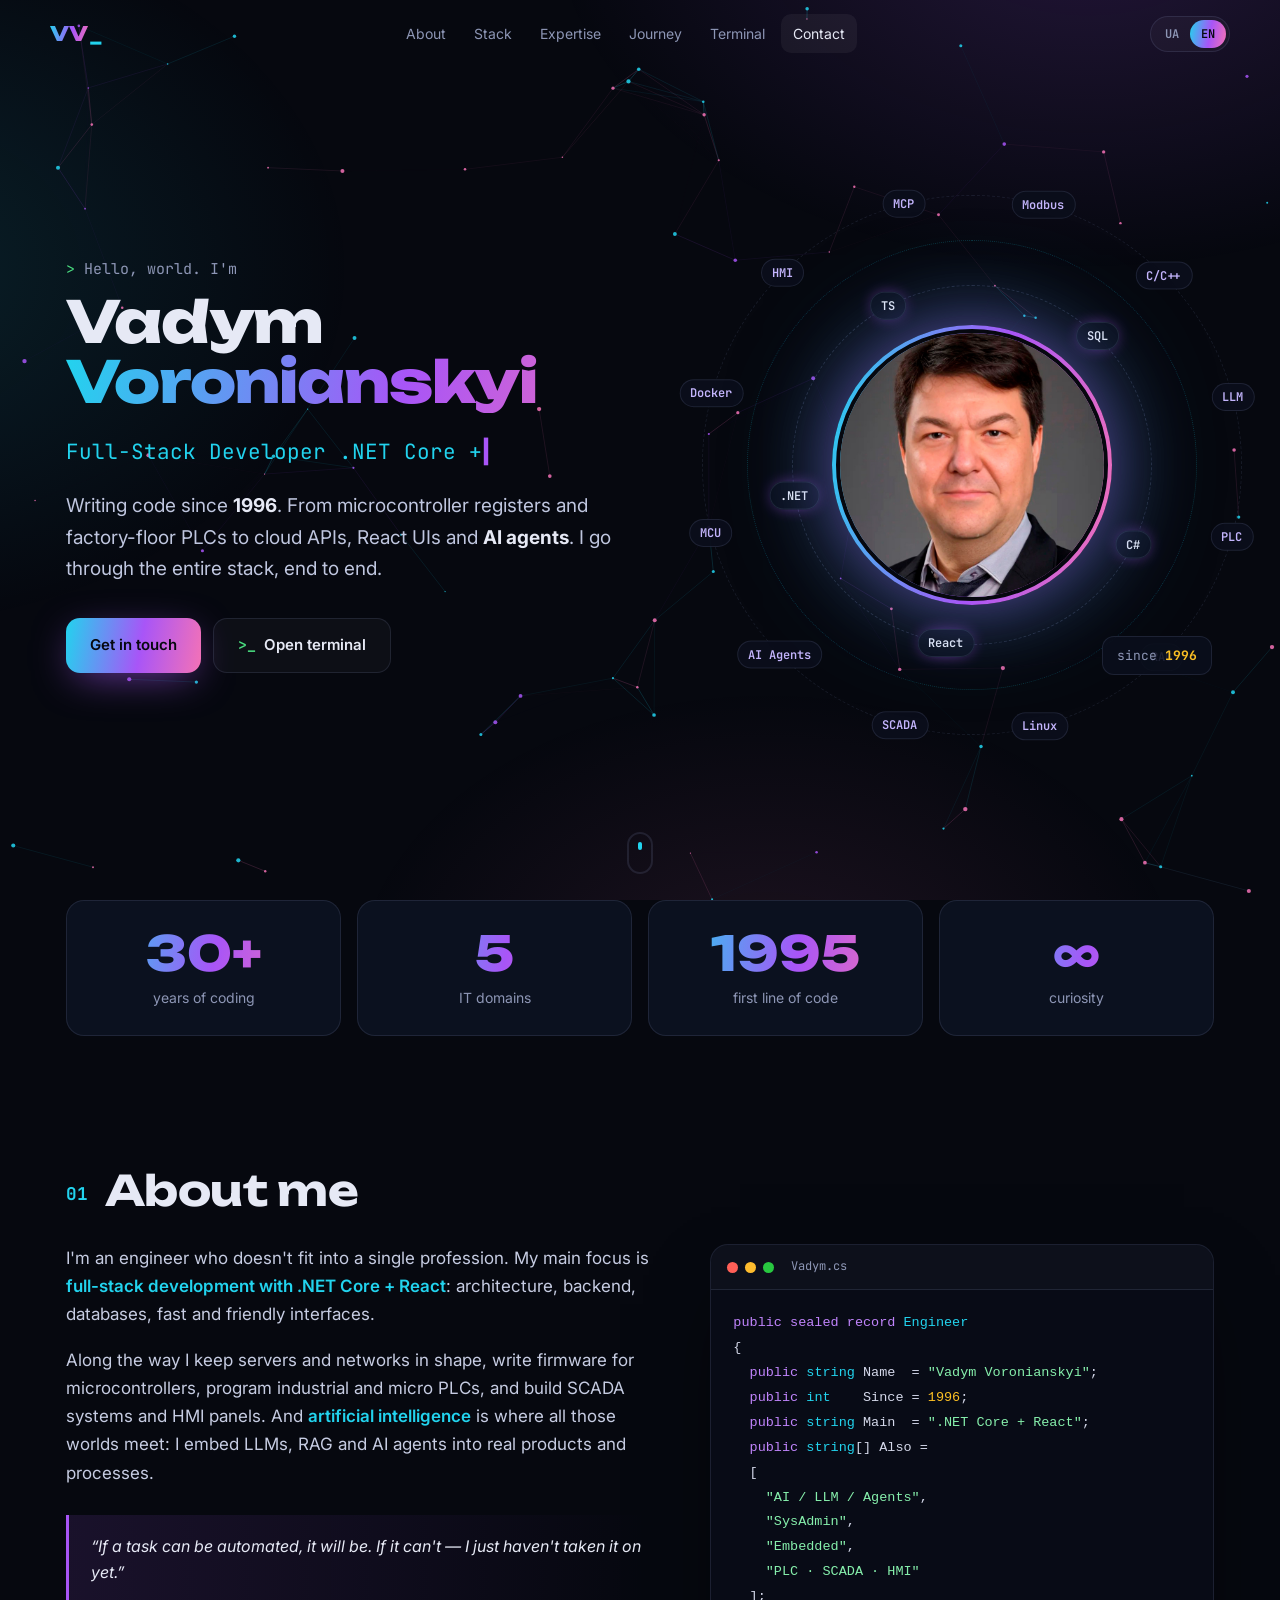
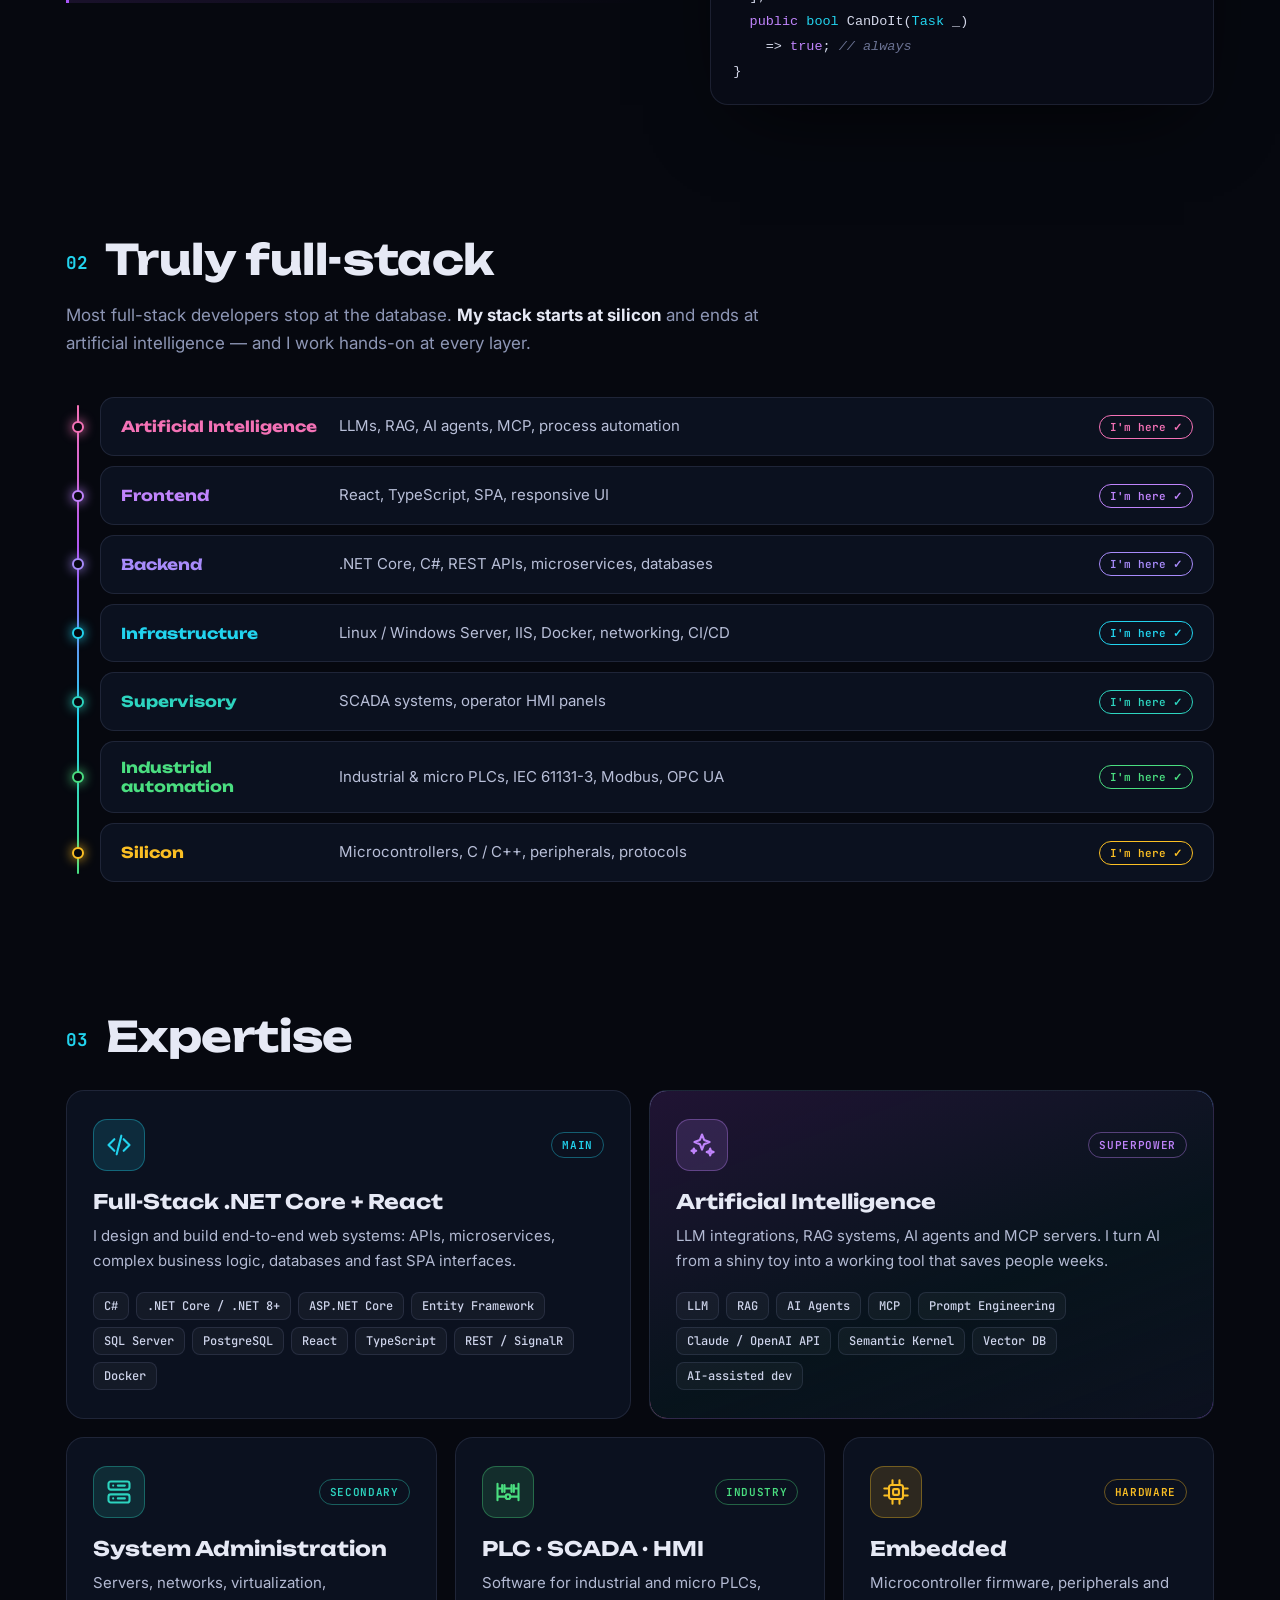
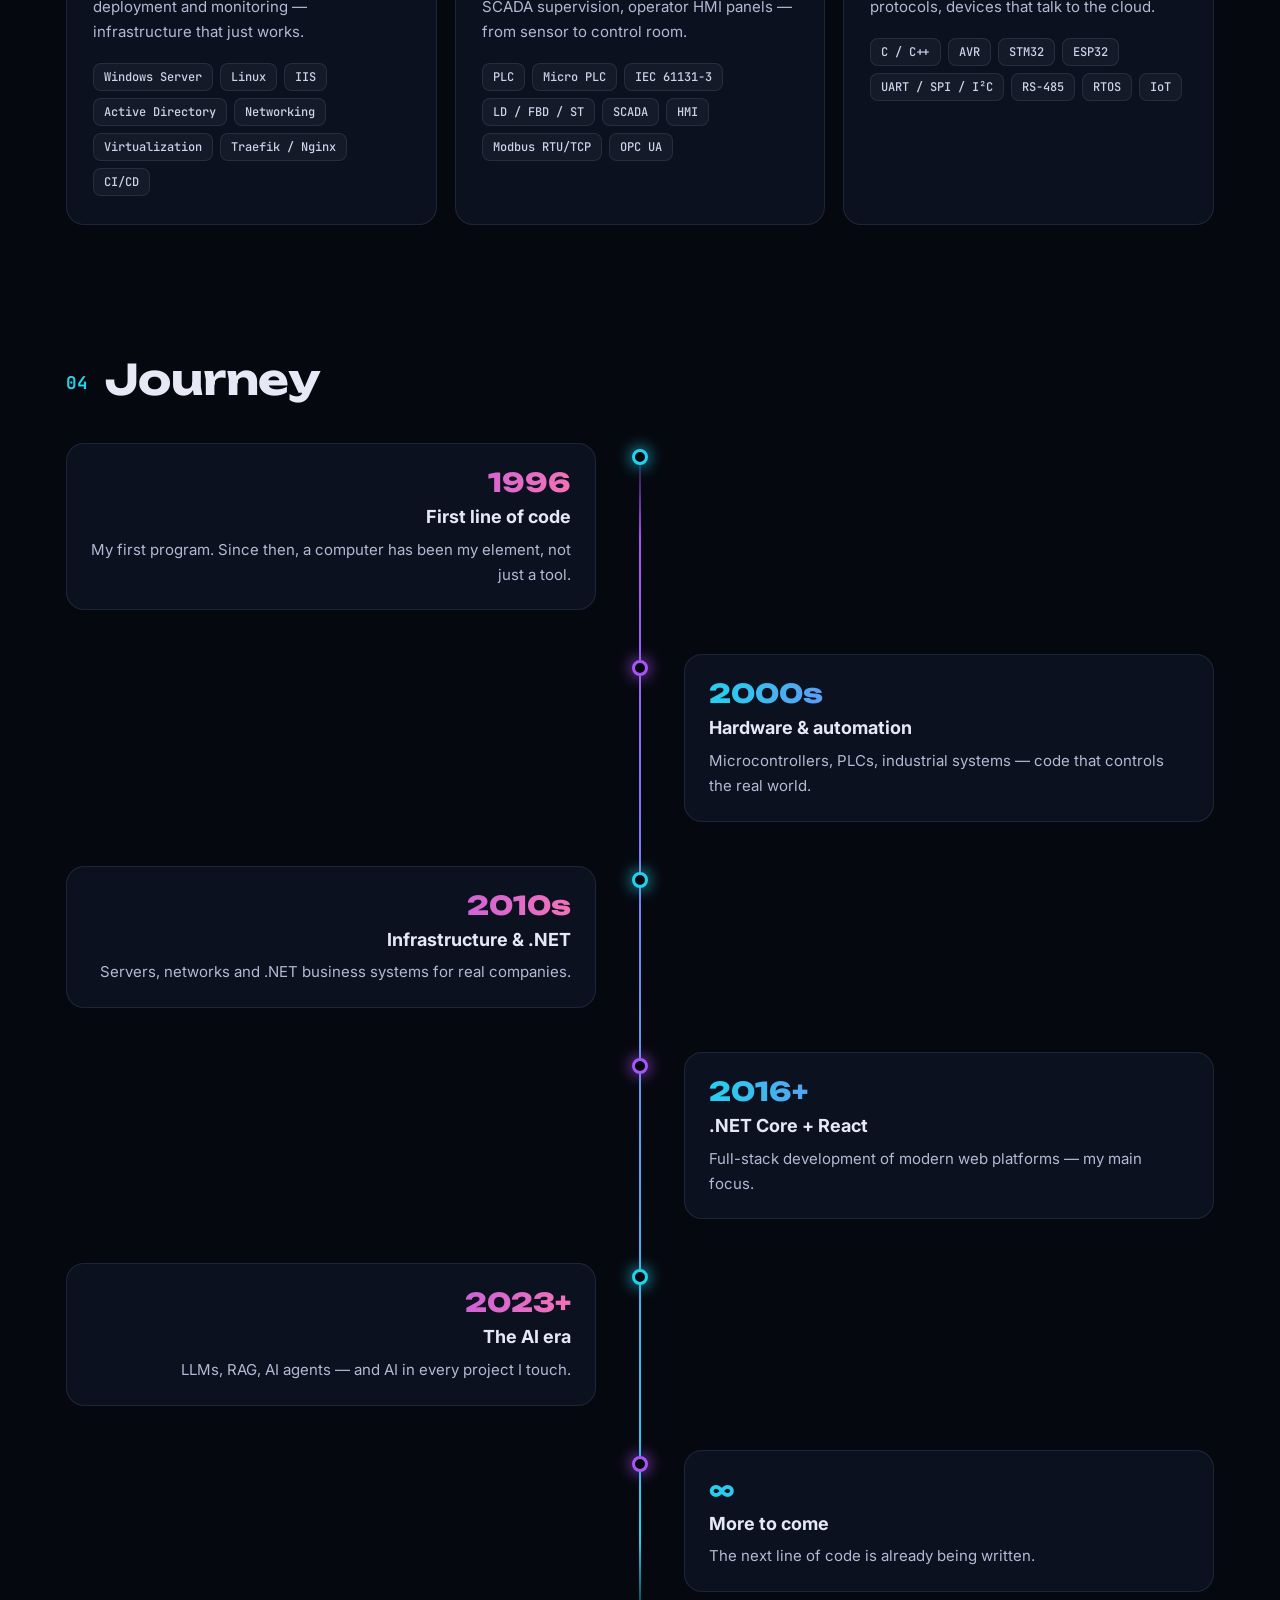
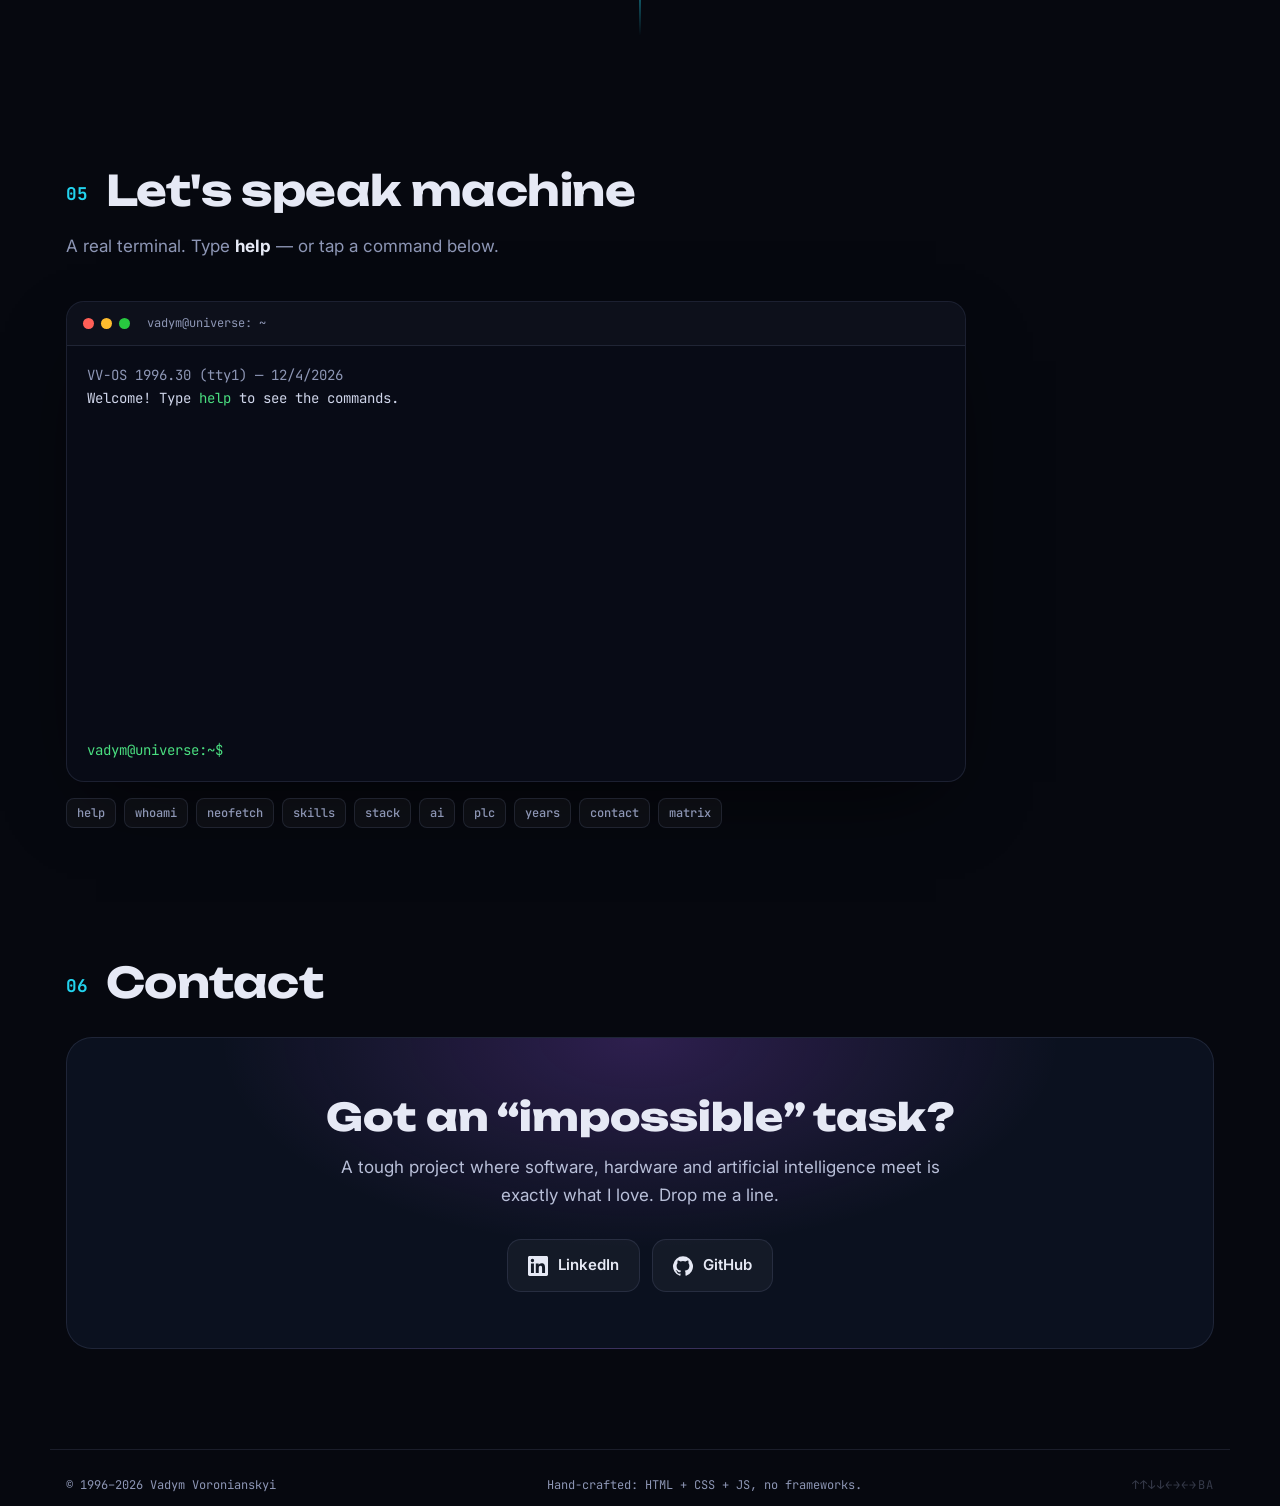
<file: index.html>
<!doctype html>
<!--
   __     __ __     __
   \ \   / / \ \   / /
    \ \ / /   \ \ / /
     \ V /     \ V /
      \_/       \_/

   Ну звісно. Я знав, що ти сюди полізеш 😏
   I knew you'd look in here.

   Справжні інженери починають саме з view-source — поважаю.
   В HTML нічого секретного немає. Але квест існує.
   Крок 1: відкрий консоль (F12 → Console).

   Real engineers start with view-source — respect.
   Nothing secret in the HTML. But the quest is real.
   Step 1: open the console (F12 → Console).
-->
<html lang="uk">
<head>
  <meta charset="utf-8">
  <meta name="viewport" content="width=device-width, initial-scale=1">
  <title>Vadym Voronianskyi — Full-Stack · AI · Embedded · PLC</title>
  <meta name="description" content="Vadym Voronianskyi — engineer since 1996. Full-Stack .NET Core + React, AI, system administration, embedded, industrial PLC, SCADA and HMI.">
  <meta name="theme-color" content="#06080f">
  <meta property="og:type" content="profile">
  <meta property="og:title" content="Vadym Voronianskyi — from silicon to AI">
  <meta property="og:description" content="Full-Stack .NET Core + React · AI · SysAdmin · Embedded · PLC / SCADA / HMI. Coding since 1996.">
  <meta property="og:image" content="vvv.jpg">
  <link rel="icon" href="data:image/svg+xml,%3Csvg xmlns='http://www.w3.org/2000/svg' viewBox='0 0 64 64'%3E%3Cdefs%3E%3ClinearGradient id='g' x1='0' y1='0' x2='1' y2='1'%3E%3Cstop offset='0' stop-color='%2322d3ee'/%3E%3Cstop offset='1' stop-color='%23a855f7'/%3E%3C/linearGradient%3E%3C/defs%3E%3Crect width='64' height='64' rx='14' fill='%2306080f'/%3E%3Cpath d='M10 16l10 32 10-32M34 16l10 32 10-32' fill='none' stroke='url(%23g)' stroke-width='6' stroke-linecap='round' stroke-linejoin='round'/%3E%3C/svg%3E">
  <link rel="preconnect" href="https://fonts.googleapis.com">
  <link rel="preconnect" href="https://fonts.gstatic.com" crossorigin>
  <link href="https://fonts.googleapis.com/css2?family=Inter:wght@400;500;600;700&family=JetBrains+Mono:wght@400;600&family=Unbounded:wght@500;700;800&display=swap" rel="stylesheet">
  <link rel="stylesheet" href="style.css">
</head>
<body>
  <canvas id="bg" aria-hidden="true"></canvas>
  <canvas id="matrix" aria-hidden="true"></canvas>

  <header class="nav" id="nav">
    <a class="logo" href="#top" aria-label="Home">
      <span class="logo-mark">VV</span><span class="logo-cursor">_</span>
    </a>
    <nav class="nav-links" id="navLinks">
      <a href="#about" data-i18n="nav.about">Про мене</a>
      <a href="#stack" data-i18n="nav.stack">Стек</a>
      <a href="#skills" data-i18n="nav.skills">Напрямки</a>
      <a href="#path" data-i18n="nav.path">Шлях</a>
      <a href="#terminal" data-i18n="nav.terminal">Термінал</a>
      <a href="#contact" data-i18n="nav.contact">Контакти</a>
    </nav>
    <div class="nav-right">
      <div class="lang" role="group" aria-label="Language">
        <button type="button" data-lang="uk">UA</button>
        <button type="button" data-lang="en">EN</button>
      </div>
      <button class="burger" id="burger" type="button" aria-label="Menu" aria-expanded="false"><span></span><span></span></button>
    </div>
  </header>

  <main id="top">
    <!-- HERO -->
    <section class="hero">
      <div class="hero-text">
        <p class="mono hello"><span class="prompt">&gt;</span> <span data-i18n="hero.hello">Привіт, світ. Я —</span></p>
        <h1 class="name">
          <span data-i18n="hero.first">Вадим</span>
          <span class="grad" data-i18n="hero.last">Воронянський</span>
        </h1>
        <p class="role mono"><span id="typed"></span><span class="caret">▍</span></p>
        <p class="tagline" data-i18n-html="hero.tagline"></p>
        <div class="cta">
          <a class="btn btn-primary" href="#contact" data-i18n="hero.cta1">Зв'язатися</a>
          <a class="btn btn-ghost" href="#terminal"><span class="mono">&gt;_</span> <span data-i18n="hero.cta2">Відкрити термінал</span></a>
        </div>
      </div>

      <div class="hero-visual" aria-hidden="true">
        <div class="orbit-wrap">
          <div class="orbit o1" data-r=".36" data-speed="9">
            <i data-a="0"><b>C#</b></i>
            <i data-a="72"><b>React</b></i>
            <i data-a="144"><b>.NET</b></i>
            <i data-a="216"><b>TS</b></i>
            <i data-a="288"><b>SQL</b></i>
          </div>
          <div class="orbit o2"></div>
          <div class="orbit o3" data-r=".54" data-speed="-5">
            <i data-a="0"><b>LLM</b></i>
            <i data-a="30"><b>PLC</b></i>
            <i data-a="60"><b>RAG</b></i>
            <i data-a="90"><b>Linux</b></i>
            <i data-a="120"><b>SCADA</b></i>
            <i data-a="150"><b>AI Agents</b></i>
            <i data-a="180"><b>MCU</b></i>
            <i data-a="210"><b>Docker</b></i>
            <i data-a="240"><b>HMI</b></i>
            <i data-a="270"><b>MCP</b></i>
            <i data-a="300"><b>Modbus</b></i>
            <i data-a="330"><b>C/C++</b></i>
          </div>
          <div class="photo">
            <img src="vvv.jpg" alt="" width="754" height="1090">
          </div>
          <div class="since mono">since <b>1996</b></div>
        </div>
      </div>

      <a class="scroll-hint" href="#stats" aria-label="Scroll"><span></span></a>
    </section>

    <!-- STATS -->
    <section class="stats" id="stats">
      <div class="stat reveal">
        <div class="stat-num"><span class="count" data-to="years">0</span>+</div>
        <div class="stat-label" data-i18n="stats.years">років у коді</div>
      </div>
      <div class="stat reveal">
        <div class="stat-num"><span class="count" data-to="5">0</span></div>
        <div class="stat-label" data-i18n="stats.domains">напрямків IT</div>
      </div>
      <div class="stat reveal">
        <div class="stat-num"><span class="count" data-to="1996" data-plain>0</span></div>
        <div class="stat-label" data-i18n="stats.first">перший рядок коду</div>
      </div>
      <div class="stat reveal">
        <div class="stat-num">∞</div>
        <div class="stat-label" data-i18n="stats.curiosity">цікавості</div>
      </div>
    </section>

    <!-- ABOUT -->
    <section class="section" id="about">
      <h2 class="section-title reveal"><span class="mono num">01</span> <span data-i18n="about.title">Про мене</span></h2>
      <div class="about-grid">
        <div class="about-text reveal">
          <p data-i18n-html="about.p1"></p>
          <p data-i18n-html="about.p2"></p>
          <blockquote class="quote" data-i18n="about.quote"></blockquote>
        </div>
        <div class="about-card reveal">
          <div class="code-card">
            <div class="code-head"><i></i><i></i><i></i><span class="mono">Vadym.cs</span></div>
<pre class="mono"><code><span class="k">public sealed record</span> <span class="t">Engineer</span>
{
  <span class="k">public</span> <span class="t">string</span> Name  = <span class="s">"Vadym Voronianskyi"</span>;
  <span class="k">public</span> <span class="t">int</span>    Since = <span class="n">1996</span>;
  <span class="k">public</span> <span class="t">string</span> Main  = <span class="s">".NET Core + React"</span>;
  <span class="k">public</span> <span class="t">string</span>[] Also =
  [
    <span class="s">"AI / LLM / Agents"</span>,
    <span class="s">"SysAdmin"</span>,
    <span class="s">"Embedded"</span>,
    <span class="s">"PLC · SCADA · HMI"</span>
  ];
  <span class="k">public</span> <span class="t">bool</span> CanDoIt(<span class="t">Task</span> _)
    =&gt; <span class="k">true</span>; <span class="c">// always</span>
}</code></pre>
          </div>
        </div>
      </div>
    </section>

    <!-- STACK: silicon to AI -->
    <section class="section" id="stack">
      <h2 class="section-title reveal"><span class="mono num">02</span> <span data-i18n="stack.title">Справжній full-stack</span></h2>
      <p class="section-lead reveal" data-i18n-html="stack.lead"></p>
      <div class="layers" id="layers"></div>
    </section>

    <!-- SKILLS -->
    <section class="section" id="skills">
      <h2 class="section-title reveal"><span class="mono num">03</span> <span data-i18n="skills.title">Напрямки</span></h2>
      <div class="cards" id="cards"></div>
    </section>

    <!-- PATH -->
    <section class="section" id="path">
      <h2 class="section-title reveal"><span class="mono num">04</span> <span data-i18n="path.title">Шлях</span></h2>
      <ol class="timeline" id="timeline"></ol>
    </section>

    <!-- TERMINAL -->
    <section class="section" id="terminal">
      <h2 class="section-title reveal"><span class="mono num">05</span> <span data-i18n="term.title">Поговоримо мовою машин</span></h2>
      <p class="section-lead reveal" data-i18n-html="term.lead"></p>
      <div class="term reveal" id="term">
        <div class="code-head"><i></i><i></i><i></i><span class="mono">vadym@universe: ~</span></div>
        <div class="term-body mono" id="termBody" aria-live="polite"></div>
        <form class="term-input mono" id="termForm" autocomplete="off">
          <label for="termIn" class="term-prompt">vadym@universe:~$</label>
          <input id="termIn" type="text" spellcheck="false" autocapitalize="off" aria-label="Terminal command">
        </form>
      </div>
    </section>

    <!-- CONTACT -->
    <section class="section contact" id="contact">
      <h2 class="section-title reveal"><span class="mono num">06</span> <span data-i18n="contact.title">Контакти</span></h2>
      <div class="contact-box reveal">
        <h3 class="contact-head" data-i18n="contact.head">Маєте неможливу задачу?</h3>
        <p data-i18n="contact.text"></p>
        <div class="contact-links" id="contactLinks"></div>
      </div>
    </section>
  </main>

  <footer class="footer mono">
    <span>© 1996–<span id="year">2026</span> Vadym Voronianskyi</span>
    <span data-i18n="footer.made">Зроблено вручну: HTML + CSS + JS, без фреймворків.</span>
    <span class="hint" data-i18n="footer.hint">↑↑↓↓←→←→BA</span>
  </footer>

  <script src="script.js"></script>
</body>
</html>
</file>
<file: style.css>
:root {
  --bg: #06080f;
  --bg2: #0b0f1c;
  --panel: rgba(15, 21, 38, .72);
  --line: rgba(148, 163, 214, .14);
  --text: #e6e9f5;
  --muted: #8d96b5;
  --cyan: #22d3ee;
  --violet: #a855f7;
  --pink: #f472b6;
  --green: #4ade80;
  --amber: #fbbf24;
  --grad: linear-gradient(100deg, var(--cyan), var(--violet) 55%, var(--pink));
  --radius: 18px;
  --maxw: 1180px;
  --font: "Inter", system-ui, -apple-system, "Segoe UI", Roboto, sans-serif;
  --display: "Unbounded", var(--font);
  --mono: "JetBrains Mono", ui-monospace, "Cascadia Code", Consolas, monospace;
  color-scheme: dark;
}

*, *::before, *::after { box-sizing: border-box; }
html { scroll-behavior: smooth; scroll-padding-top: 80px; }
body {
  margin: 0;
  background: var(--bg);
  color: var(--text);
  font: 16px/1.65 var(--font);
  overflow-x: clip;
  -webkit-font-smoothing: antialiased;
}
body::before {
  content: "";
  position: fixed; inset: 0; z-index: -2; pointer-events: none;
  background:
    radial-gradient(900px 600px at 85% -10%, rgba(168, 85, 247, .18), transparent 60%),
    radial-gradient(800px 600px at -10% 30%, rgba(34, 211, 238, .12), transparent 60%),
    radial-gradient(700px 500px at 60% 110%, rgba(244, 114, 182, .10), transparent 60%);
}
a { color: inherit; text-decoration: none; }
img { max-width: 100%; display: block; }
.mono { font-family: var(--mono); }
.grad { background: var(--grad); -webkit-background-clip: text; background-clip: text; color: transparent; }
::selection { background: rgba(168, 85, 247, .45); }

#bg, #matrix { position: fixed; inset: 0; width: 100%; height: 100%; pointer-events: none; }
#bg { z-index: -1; }
#matrix { z-index: 100; opacity: 0; transition: opacity .6s; }
#matrix.on { opacity: .92; }

/* ---------- NAV ---------- */
.nav {
  position: fixed; top: 0; left: 0; right: 0; z-index: 50;
  display: flex; align-items: center; justify-content: space-between; gap: 16px;
  padding: 14px max(16px, calc((100% - var(--maxw)) / 2));
  transition: background .3s, border-color .3s;
  border-bottom: 1px solid transparent;
}
.nav.scrolled { background: rgba(6, 8, 15, .78); backdrop-filter: blur(14px); -webkit-backdrop-filter: blur(14px); border-color: var(--line); }
.logo { font: 800 20px var(--display); letter-spacing: .02em; display: flex; align-items: baseline; }
.logo-mark { background: var(--grad); -webkit-background-clip: text; background-clip: text; color: transparent; }
.logo-cursor { color: var(--cyan); animation: blink 1s steps(1) infinite; margin-left: 2px; }
.nav-links { display: flex; gap: 4px; }
.nav-links a { padding: 8px 12px; border-radius: 10px; font-size: 14px; color: var(--muted); transition: color .2s, background .2s; }
.nav-links a:hover, .nav-links a.active { color: var(--text); background: rgba(255, 255, 255, .05); }
.nav-right { display: flex; align-items: center; gap: 10px; }
.lang { display: flex; padding: 3px; border: 1px solid var(--line); border-radius: 999px; background: rgba(255, 255, 255, .03); }
.lang button {
  font: 600 12px var(--mono); color: var(--muted); background: none; border: 0; cursor: pointer;
  padding: 6px 11px; border-radius: 999px; transition: .2s;
}
.lang button.on { color: #06080f; background: var(--grad); }
.burger { display: none; width: 40px; height: 40px; border: 1px solid var(--line); border-radius: 10px; background: none; cursor: pointer; position: relative; }
.burger span { position: absolute; left: 11px; right: 11px; height: 2px; background: var(--text); transition: .25s; }
.burger span:first-child { top: 15px; }
.burger span:last-child { top: 23px; }
.burger[aria-expanded="true"] span:first-child { top: 19px; transform: rotate(45deg); }
.burger[aria-expanded="true"] span:last-child { top: 19px; transform: rotate(-45deg); }

/* ---------- HERO ---------- */
.hero {
  min-height: 100vh; min-height: 100svh;
  max-width: var(--maxw); margin: 0 auto;
  padding: 110px 16px 80px;
  display: grid; grid-template-columns: minmax(0, 1.25fr) minmax(0, 1fr); align-items: center; gap: 40px;
  position: relative;
}
.hello { color: var(--muted); margin: 0 0 10px; font-size: 15px; }
.prompt { color: var(--green); }
.name {
  font: 800 clamp(30px, 4.5vw, 64px)/1.05 var(--display);
  letter-spacing: -.02em; margin: 0 0 22px;
}
.name span { display: block; }
.role { font-size: clamp(16px, 2vw, 21px); color: var(--cyan); min-height: 1.7em; margin: 0 0 20px; }
.caret { animation: blink 1s steps(1) infinite; color: var(--violet); margin-left: 2px; }
.tagline { font-size: clamp(16px, 1.6vw, 19px); color: #bfc6df; max-width: 560px; margin: 0 0 34px; }
.tagline b { color: var(--text); }
.cta { display: flex; flex-wrap: wrap; gap: 12px; }
.btn {
  display: inline-flex; align-items: center; gap: 8px;
  padding: 14px 24px; border-radius: 14px; font-weight: 600; font-size: 15px;
  transition: transform .2s, box-shadow .2s, border-color .2s, background .2s;
}
.btn-primary { background: var(--grad); color: #06080f; box-shadow: 0 10px 40px -10px rgba(168, 85, 247, .7); }
.btn-primary:hover { transform: translateY(-2px); box-shadow: 0 16px 50px -10px rgba(34, 211, 238, .7); }
.btn-ghost { border: 1px solid var(--line); background: rgba(255, 255, 255, .03); }
.btn-ghost:hover { border-color: var(--cyan); transform: translateY(-2px); }
.btn-ghost .mono { color: var(--green); }

/* orbit visual */
.hero-visual { display: grid; place-items: center; }
.orbit-wrap { --s: min(500px, 42vw); width: var(--s); height: var(--s); position: relative; }
.photo {
  position: absolute; inset: 22%; border-radius: 50%; padding: 4px;
  background: var(--grad); box-shadow: 0 0 80px -10px rgba(168, 85, 247, .6), 0 0 120px -20px rgba(34, 211, 238, .5);
  animation: glow 6s ease-in-out infinite;
}
.photo img { width: 100%; height: 100%; object-fit: cover; object-position: 50% 22%; border-radius: 50%; border: 4px solid var(--bg); }
.orbit { position: absolute; border-radius: 50%; }
.orbit::before { content: ""; position: absolute; inset: 0; border-radius: 50%; border: 1px dashed rgba(148, 163, 214, .2); animation: spin 90s linear infinite; }
.o1 { inset: 14%; }
.o2 { inset: 5%; }
.o2::before { border-style: dotted; border-color: rgba(34, 211, 238, .22); animation-direction: reverse; }
.o3 { inset: -4%; }
.o3::before { border-color: rgba(148, 163, 214, .12); }
.orbit i { position: absolute; left: 50%; top: 50%; width: 0; height: 0; }
.orbit b {
  position: absolute; transform: translate(-50%, -50%); white-space: nowrap;
  font: 600 12px var(--mono); padding: 5px 10px; border-radius: 999px;
  background: rgba(11, 15, 28, .92); border: 1px solid var(--line); color: #c4b5fd;
}
.o1 b { color: var(--text); box-shadow: 0 0 18px -6px var(--violet); }
.since {
  position: absolute; right: 2%; bottom: 8%; z-index: 3;
  padding: 8px 14px; border-radius: 12px; font-size: 13px;
  background: rgba(11, 15, 28, .9); border: 1px solid var(--line); color: var(--muted);
}
.since b { color: var(--amber); }

.scroll-hint { position: absolute; left: 50%; bottom: 26px; transform: translateX(-50%); width: 26px; height: 42px; border: 2px solid var(--line); border-radius: 14px; }
.scroll-hint span { position: absolute; left: 50%; top: 8px; width: 4px; height: 8px; margin-left: -2px; border-radius: 2px; background: var(--cyan); animation: scrolly 1.8s ease-in-out infinite; }

/* ---------- STATS ---------- */
.stats {
  max-width: var(--maxw); margin: 0 auto 40px; padding: 0 16px;
  display: grid; grid-template-columns: repeat(4, 1fr); gap: 16px;
}
.stat {
  padding: 26px 22px; border-radius: var(--radius); background: var(--panel);
  border: 1px solid var(--line); text-align: center;
}
.stat-num { font: 800 clamp(34px, 4vw, 48px)/1.1 var(--display); background: var(--grad); -webkit-background-clip: text; background-clip: text; color: transparent; }
.stat-label { color: var(--muted); font-size: 14px; margin-top: 6px; }

/* ---------- SECTIONS ---------- */
.section { max-width: var(--maxw); margin: 0 auto; padding: 90px 16px 40px; }
.section-title { font: 700 clamp(26px, 3.6vw, 42px)/1.15 var(--display); margin: 0 0 18px; letter-spacing: -.01em; }
.section-title .num { font-size: .42em; color: var(--cyan); vertical-align: middle; margin-right: 8px; letter-spacing: 0; }
.section-lead { color: var(--muted); max-width: 720px; font-size: 17px; margin: 0 0 40px; }
.section-lead b { color: var(--text); }

/* about */
.about-grid { display: grid; grid-template-columns: 1.2fr 1fr; gap: 40px; align-items: start; margin-top: 30px; }
.about-text p { font-size: 17px; color: #c6cce2; margin: 0 0 18px; }
.about-text b { color: var(--text); }
.about-text .hl { color: var(--cyan); font-weight: 600; }
.quote {
  margin: 28px 0 0; padding: 18px 22px; border-left: 3px solid var(--violet);
  background: linear-gradient(90deg, rgba(168, 85, 247, .12), transparent);
  border-radius: 0 12px 12px 0; font-style: italic; color: var(--text);
}
.code-card, .term {
  border-radius: var(--radius); background: rgba(9, 12, 23, .92); border: 1px solid var(--line);
  overflow: hidden; box-shadow: 0 30px 80px -30px rgba(0, 0, 0, .8);
}
.code-head { display: flex; align-items: center; gap: 7px; padding: 12px 16px; border-bottom: 1px solid var(--line); background: rgba(255, 255, 255, .02); }
.code-head i { width: 11px; height: 11px; border-radius: 50%; background: #ff5f57; }
.code-head i:nth-child(2) { background: #febc2e; }
.code-head i:nth-child(3) { background: #28c840; }
.code-head span { margin-left: 10px; font-size: 12px; color: var(--muted); }
.code-card pre { margin: 0; padding: 20px 22px; font-size: 13.5px; line-height: 1.7; overflow-x: auto; color: #d4d8ea; }
.k { color: #c084fc; } .t { color: var(--cyan); } .s { color: #86efac; } .n { color: var(--amber); } .c { color: #6b7394; font-style: italic; }

/* layers */
.layers { position: relative; display: grid; gap: 10px; padding-left: 34px; }
.layers::before {
  content: ""; position: absolute; left: 11px; top: 8px; bottom: 8px; width: 2px;
  background: linear-gradient(180deg, var(--pink), var(--violet), var(--cyan), var(--green));
  border-radius: 2px;
}
.layer {
  position: relative; display: grid; grid-template-columns: 200px 1fr auto; align-items: center; gap: 18px;
  padding: 16px 20px; border-radius: 14px; background: var(--panel); border: 1px solid var(--line);
  transition: transform .25s, border-color .25s, background .25s;
}
.layer::before {
  content: ""; position: absolute; left: -29px; top: 50%; width: 12px; height: 12px; margin-top: -6px;
  border-radius: 50%; background: var(--bg); border: 2px solid var(--c, var(--cyan)); box-shadow: 0 0 12px var(--c, var(--cyan));
}
.layer:hover { transform: translateX(6px); border-color: var(--c, var(--cyan)); background: rgba(20, 27, 48, .85); }
.layer-name { font: 700 15px var(--display); color: var(--c, var(--cyan)); }
.layer-desc { color: #b8bfd8; font-size: 15px; }
.layer-me { font: 600 11px var(--mono); padding: 4px 10px; border-radius: 999px; border: 1px solid var(--c, var(--cyan)); color: var(--c, var(--cyan)); white-space: nowrap; }

/* cards */
.cards { display: grid; grid-template-columns: repeat(6, 1fr); gap: 18px; margin-top: 30px; }
.card {
  grid-column: span 2; position: relative; padding: 28px 26px; border-radius: var(--radius);
  background: var(--panel); border: 1px solid var(--line); overflow: hidden;
  transform-style: preserve-3d; transition: border-color .3s, box-shadow .3s;
  --mx: 50%; --my: 50%;
}
.card.wide { grid-column: span 3; }
.card::before {
  content: ""; position: absolute; inset: 0; pointer-events: none; opacity: 0; transition: opacity .3s;
  background: radial-gradient(400px circle at var(--mx) var(--my), color-mix(in srgb, var(--c) 22%, transparent), transparent 60%);
}
.card:hover { border-color: color-mix(in srgb, var(--c) 55%, transparent); box-shadow: 0 20px 60px -25px var(--c); }
.card:hover::before { opacity: 1; }
.card-top { display: flex; align-items: center; justify-content: space-between; gap: 10px; margin-bottom: 18px; }
.card-icon {
  width: 52px; height: 52px; border-radius: 14px; display: grid; place-items: center;
  background: color-mix(in srgb, var(--c) 14%, transparent); color: var(--c); border: 1px solid color-mix(in srgb, var(--c) 35%, transparent);
}
.card-icon svg { width: 28px; height: 28px; }
.badge { font: 600 11px var(--mono); text-transform: uppercase; letter-spacing: .06em; padding: 5px 10px; border-radius: 999px; color: var(--c); border: 1px solid color-mix(in srgb, var(--c) 40%, transparent); }
.card h3 { font: 700 20px/1.25 var(--display); margin: 0 0 10px; }
.card p { color: #b3bad3; margin: 0 0 18px; font-size: 15px; position: relative; }
.tags { display: flex; flex-wrap: wrap; gap: 7px; position: relative; }
.tags span { font: 500 12px var(--mono); padding: 5px 10px; border-radius: 8px; background: rgba(255, 255, 255, .04); border: 1px solid var(--line); color: #cdd3ea; }
.card.featured { background: linear-gradient(160deg, rgba(168, 85, 247, .16), rgba(34, 211, 238, .06) 60%, var(--panel)); }
.card.featured::after {
  content: ""; position: absolute; inset: -1px; border-radius: inherit; padding: 1px; pointer-events: none;
  background: conic-gradient(from var(--ang, 0deg), var(--cyan), var(--violet), var(--pink), var(--cyan));
  -webkit-mask: linear-gradient(#000 0 0) content-box, linear-gradient(#000 0 0);
  -webkit-mask-composite: xor; mask-composite: exclude;
  animation: rot 6s linear infinite;
}

/* timeline */
.timeline { list-style: none; margin: 40px 0 0; padding: 0; position: relative; }
.timeline::before { content: ""; position: absolute; left: 50%; top: 0; bottom: 0; width: 2px; margin-left: -1px; background: linear-gradient(180deg, transparent, var(--violet) 8%, var(--cyan) 92%, transparent); }
.tl { position: relative; width: 50%; padding: 0 44px 44px 0; }
.tl:nth-child(even) { margin-left: 50%; padding: 0 0 44px 44px; }
.tl::before {
  content: ""; position: absolute; top: 6px; right: -8px; width: 16px; height: 16px; border-radius: 50%;
  background: var(--bg); border: 3px solid var(--cyan); box-shadow: 0 0 16px var(--cyan);
}
.tl:nth-child(even)::before { right: auto; left: -8px; border-color: var(--violet); box-shadow: 0 0 16px var(--violet); }
.tl-box { padding: 22px 24px; border-radius: var(--radius); background: var(--panel); border: 1px solid var(--line); }
.tl:nth-child(odd) .tl-box { text-align: right; }
.tl-year { font: 800 26px var(--display); background: var(--grad); -webkit-background-clip: text; background-clip: text; color: transparent; }
.tl h3 { margin: 4px 0 6px; font-size: 18px; }
.tl p { margin: 0; color: #b3bad3; font-size: 15px; }

/* terminal */
.term { max-width: 900px; }
.term-body { height: 380px; overflow-y: auto; padding: 18px 20px 6px; font-size: 14px; line-height: 1.65; color: #cfd5ea; white-space: pre-wrap; word-break: break-word; }
.term-body .cmd { color: var(--text); }
.term-body .cmd::before { content: "vadym@universe:~$ "; color: var(--green); }
.term-body .ok { color: var(--green); } .term-body .info { color: var(--cyan); } .term-body .warn { color: var(--amber); } .term-body .err { color: #f87171; } .term-body .dim { color: var(--muted); } .term-body .vio { color: #c4b5fd; }
.term-body a { color: var(--cyan); text-decoration: underline; }
.term-body .cert { display: block; width: 100%; max-width: 600px; margin: 10px 0 6px; border-radius: 12px; box-shadow: 0 10px 40px -10px rgba(168, 85, 247, .6); }
.term-input { display: flex; align-items: center; gap: 10px; padding: 12px 20px 18px; font-size: 14px; }
.term-prompt { color: var(--green); white-space: nowrap; }
.term-input input { flex: 1; min-width: 0; background: none; border: 0; outline: none; color: var(--text); font: inherit; caret-color: var(--cyan); }
.chips { display: flex; flex-wrap: wrap; gap: 8px; margin: 16px 0 0; }
.chips button { font: 500 12px var(--mono); color: var(--muted); background: rgba(255, 255, 255, .03); border: 1px solid var(--line); border-radius: 8px; padding: 6px 10px; cursor: pointer; transition: .2s; }
.chips button:hover { color: var(--green); border-color: var(--green); }

/* contact */
.contact-box {
  position: relative; padding: clamp(28px, 5vw, 56px); border-radius: 26px; text-align: center;
  background: radial-gradient(600px 300px at 50% 0%, rgba(168, 85, 247, .22), transparent 70%), var(--panel);
  border: 1px solid var(--line); margin-top: 30px; overflow: hidden;
}
.contact-head { font: 800 clamp(24px, 3.4vw, 38px)/1.2 var(--display); margin: 0 0 14px; }
.contact-box > p { color: #b8bfd8; max-width: 620px; margin: 0 auto 30px; font-size: 17px; }
.contact-links { display: flex; flex-wrap: wrap; justify-content: center; gap: 12px; }
.contact-links a {
  display: inline-flex; align-items: center; gap: 10px; padding: 13px 20px; border-radius: 14px;
  background: rgba(255, 255, 255, .04); border: 1px solid var(--line); font-weight: 600; font-size: 15px;
  transition: transform .2s, border-color .2s, box-shadow .2s;
}
.contact-links a:hover { transform: translateY(-3px); border-color: var(--cyan); box-shadow: 0 12px 30px -12px var(--cyan); }
.contact-links svg { width: 20px; height: 20px; }

.footer {
  max-width: var(--maxw); margin: 60px auto 0; padding: 26px 16px 40px; border-top: 1px solid var(--line);
  display: flex; flex-wrap: wrap; justify-content: space-between; gap: 10px 24px; font-size: 12px; color: var(--muted);
}
.footer .hint { opacity: .35; letter-spacing: .1em; }

/* reveal */
.reveal { opacity: 0; transform: translateY(26px); transition: opacity .8s ease, transform .8s ease; }
.reveal.in { opacity: 1; transform: none; }

@keyframes blink { 50% { opacity: 0; } }
@keyframes spin { to { transform: rotate(360deg); } }
@keyframes glow { 50% { box-shadow: 0 0 110px -10px rgba(34, 211, 238, .55), 0 0 140px -20px rgba(244, 114, 182, .45); } }
@keyframes scrolly { 0% { opacity: 0; transform: translateY(0); } 40% { opacity: 1; } 100% { opacity: 0; transform: translateY(14px); } }
@property --ang { syntax: "<angle>"; initial-value: 0deg; inherits: false; }
@keyframes rot { to { --ang: 360deg; } }

/* ---------- RESPONSIVE ---------- */
@media (max-width: 1000px) {
  .card, .card.wide { grid-column: span 3; }
  .layer { grid-template-columns: 160px 1fr; }
  .layer-me { display: none; }
}
@media (max-width: 860px) {
  .burger { display: block; }
  .nav-links {
    position: fixed; top: 68px; left: 16px; right: 16px; flex-direction: column; padding: 10px;
    background: rgba(9, 12, 23, .97); border: 1px solid var(--line); border-radius: 16px;
    opacity: 0; transform: translateY(-10px); pointer-events: none; transition: .25s;
  }
  .nav-links.open { opacity: 1; transform: none; pointer-events: auto; }
  .nav-links a { padding: 12px 14px; font-size: 16px; }
  .hero { grid-template-columns: 1fr; text-align: center; padding-top: 100px; gap: 30px; }
  .hero-visual { order: -1; }
  .name { font-size: clamp(28px, 8.6vw, 56px); }
  .role { min-height: 3.4em; }
  .orbit-wrap { --s: min(320px, 72vw); }
  .tagline { margin-left: auto; margin-right: auto; }
  .cta { justify-content: center; }
  .scroll-hint { display: none; }
  .stats { grid-template-columns: repeat(2, 1fr); }
  .about-grid { grid-template-columns: 1fr; }
  .timeline::before { left: 8px; }
  .tl, .tl:nth-child(even) { width: 100%; margin-left: 0; padding: 0 0 30px 38px; }
  .tl::before, .tl:nth-child(even)::before { left: 0; right: auto; }
  .tl:nth-child(odd) .tl-box { text-align: left; }
}
@media (max-width: 640px) {
  .card, .card.wide { grid-column: 1 / -1; }
  .layer { grid-template-columns: 1fr; gap: 4px; }
  .orbit b { font-size: 10px; padding: 3px 7px; }
  .term-body { height: 340px; font-size: 13px; padding: 14px; }
  .term-input { padding: 10px 14px 16px; font-size: 13px; }
  .term-prompt { display: none; }
  .term-input::before { content: "$"; color: var(--green); }
  .code-card pre { font-size: 12px; padding: 16px; }
}
@media (prefers-reduced-motion: reduce) {
  *, *::before, *::after { animation-duration: .001ms !important; animation-iteration-count: 1 !important; transition-duration: .001ms !important; }
  html { scroll-behavior: auto; }
  .reveal { opacity: 1; transform: none; }
}
</file>
